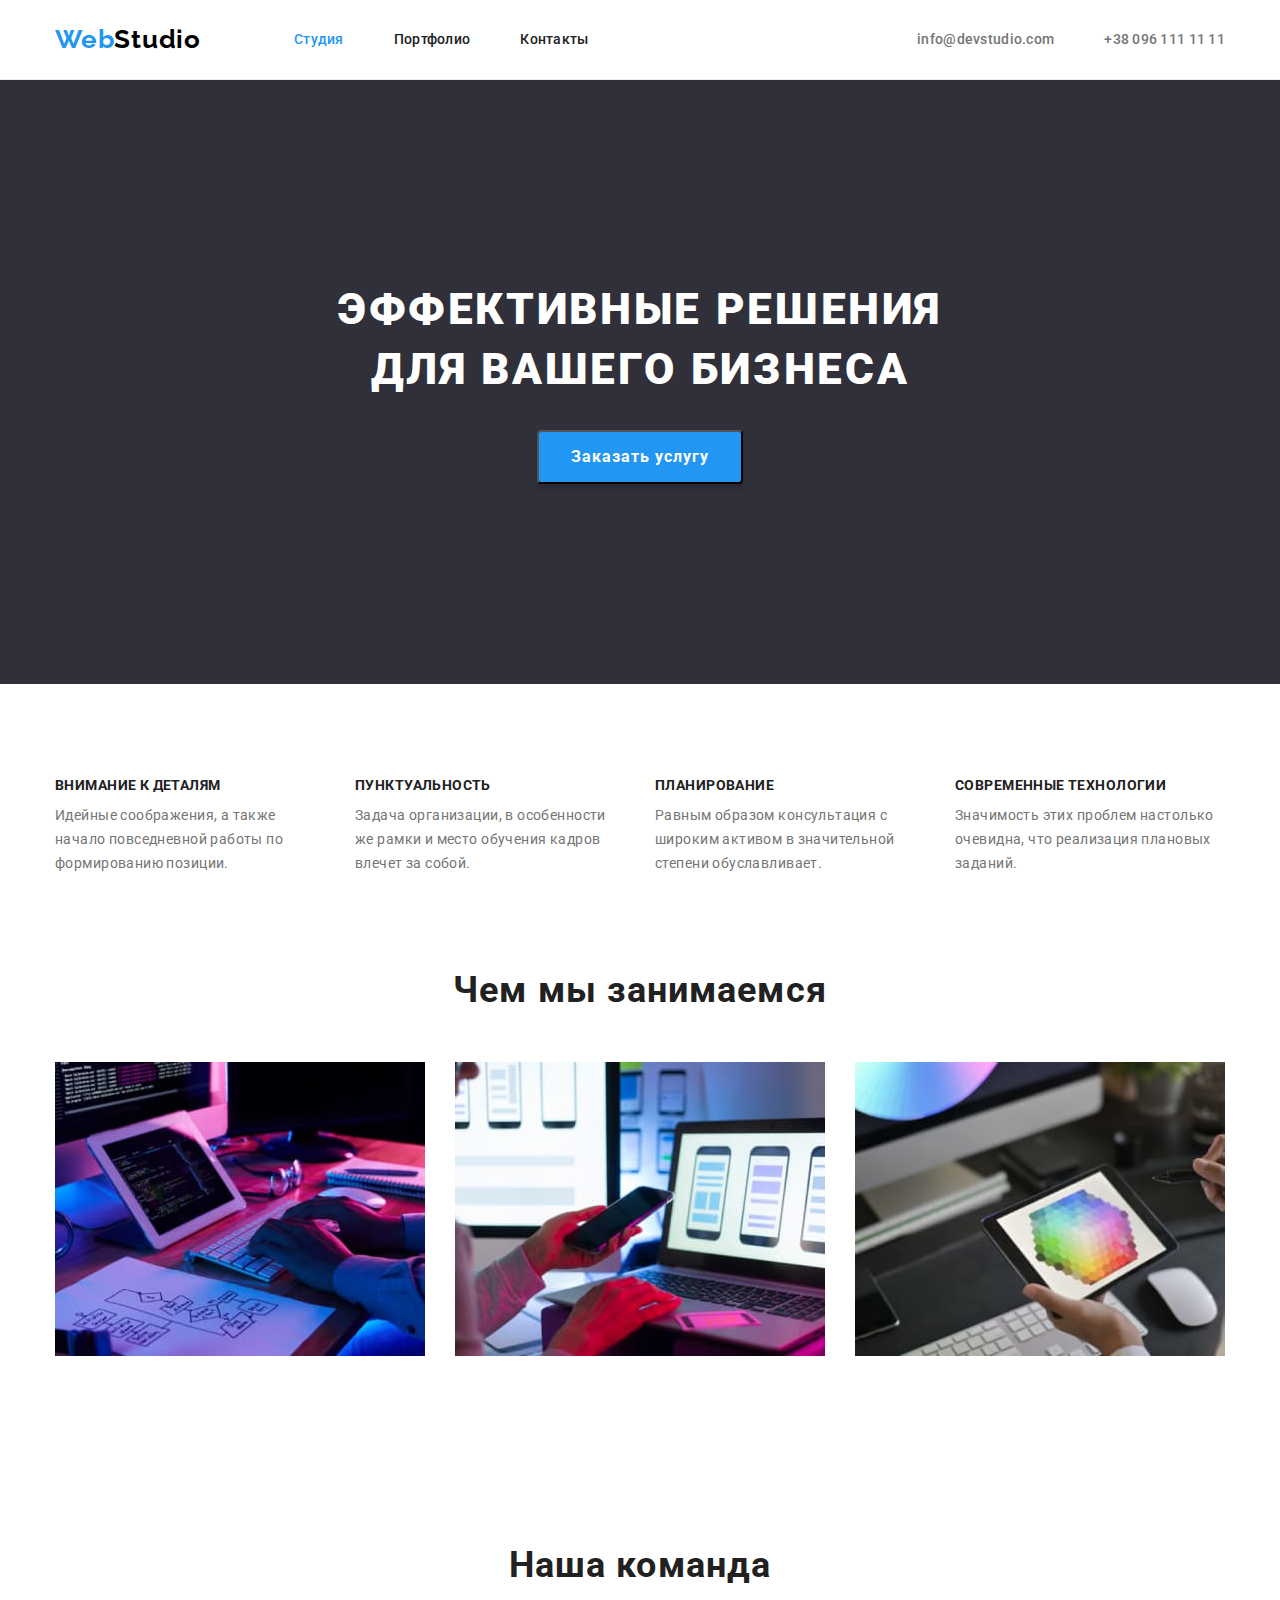
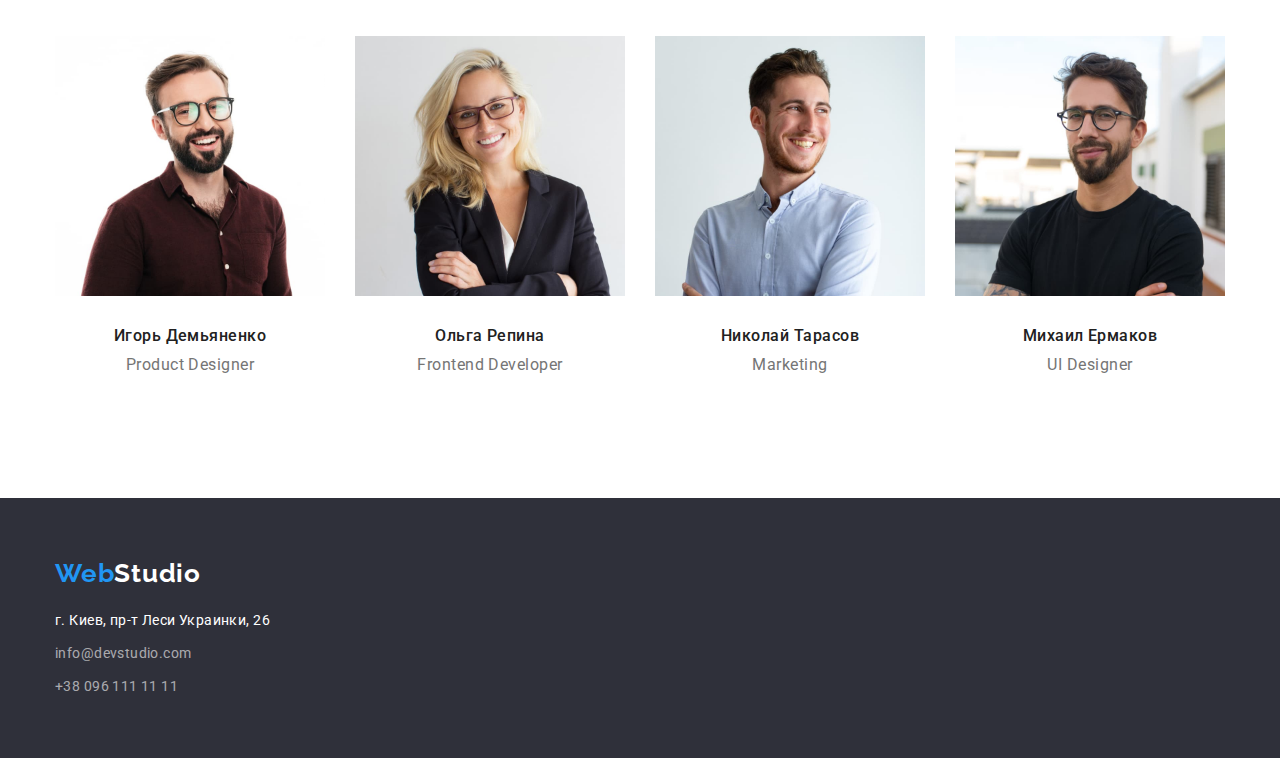
<file: index.html>
<!DOCTYPE html>
<html lang="ru">
  <head>
    <meta charset="UTF-8" />
    <meta http-equiv="X-UA-Compatible" content="IE=edge" />
    <meta name="viewport" content="width=device-width, initial-scale=1.0" />
    <title>WebStudio</title>
    <link
      rel="stylesheet"
      href="https://cdn.jsdelivr.net/npm/modern-normalize@1.1.0/modern-normalize.min.css"
    />
    <link rel="preconnect" href="https://fonts.googleapis.com" />
    <link rel="preconnect" href="https://fonts.gstatic.com" crossorigin />
    <link
      href="https://fonts.googleapis.com/css2?family=Raleway:wght@700&family=Roboto:wght@400;500;700;900&display=swap"
      rel="stylesheet"
    />
    <link rel="stylesheet" href="./css/styles.css" />
  </head>
  <body>
    <!-- HEADER -->
    <header class="header">
      <div class="container header-container">
        <nav class="page-nav">
          <a class="logo-link link" href=""
            ><span class="first-logo-word">Web</span
            ><span class="second-logo-word">Studio</span></a
          >
          <ul class="menu list">
            <li class="menu-item">
              <a class="menu-link link current" href="">Студия</a>
            </li>
            <li class="menu-item">
              <a class="menu-link link" href="./portfolio.html">Портфолио</a>
            </li>
            <li class="menu-item">
              <a class="menu-link link" href="">Контакты</a>
            </li>
          </ul>
        </nav>
        <ul class="contact-list list">
          <li>
            <a class="e-mail link" href="mailto:info@devstudio.com"
              >info@devstudio.com</a
            >
          </li>
          <li>
            <a class="phone-number link" href="tel:+380961111111"
              >+38 096 111 11 11</a
            >
          </li>
        </ul>
      </div>
    </header>
    <main>
      <!-- HERO -->
      <section class="hero section">
        <div class="container">
          <h1 class="main-title">
            Эффективные решения для вашего бизнеса
          </h1>
          <button class="modal-btn" type="button">Заказать услугу</button>
        </div>
      </section>
      <!-- Main principles of bussiness -->
      <section class="section principles-section">
        <div class="container">
          <h2 class="hidden-title">Принципы нашей работы</h2>
          <ul class="principles-list list">
            <li class="principles-list-item">
              <h3 class="internal-block-title">Внимание к деталям</h3>
              <p class="internal-block-text">
                Идейные соображения, а также начало повседневной работы по
                формированию позиции.
              </p>
            </li>
            <li class="principles-list-item">
              <h3 class="internal-block-title">Пунктуальность</h3>
              <p class="internal-block-text">
                Задача организации, в особенности же рамки и место обучения
                кадров влечет за собой.
              </p>
            </li>
            <li class="principles-list-item">
              <h3 class="internal-block-title">Планирование</h3>
              <p class="internal-block-text">
                Равным образом консультация с широким активом в значительной
                степени обуславливает.
              </p>
            </li>
            <li class="principles-list-item">
              <h3 class="internal-block-title">Современные технологии</h3>
              <p class="internal-block-text">
                Значимость этих проблем настолько очевидна, что реализация
                плановых заданий.
              </p>
            </li>
          </ul>
        </div>
      </section>
      <!-- Types of services -->
      <section class="section">
        <div class="container">
          <h2 class="section-title">Чем мы занимаемся</h2>
          <ul class="services-list list">
            <li class="services-list-item">
              <a class="services-item-link link" href=""
                ><img
                  src="./images/image1.jpg"
                  alt="человек печатает на клавиатуре, изображение выводится на экран"
                  width="370"
                  height="294"
              /></a>
            </li>
            <li class="services-list-item">
              <a class="services-item-link link" href=""
                ><img
                  src="./images/image2.jpg"
                  alt="человек работает со смартфоном перед ноутбуком"
                  width="370"
                  height="294"
              /></a>
            </li>
            <li class="services-list-item">
              <a class="services-item-link link" href=""
                ><img
                  src="./images/image3.jpg"
                  alt="человек работает с цветами изображения"
                  width="370"
                  height="294"
              /></a>
            </li>
          </ul>
        </div>
      </section>
      <!-- Employees -->
      <section class="section">
        <div class="container">
          <h2 class="section-title">Наша команда</h2>
          <ul class="employees-list list">
            <li class="employee">
              <img
                class="employee-photo"
                src="./images/employees/ihordemyanenko.jpg"
                alt="фотография работника, мужчина"
                width="270"
                height="260"
              />
              <div class="employee-description">
                <h3 class="employee-name">Игорь Демьяненко</h3>
                <p class="employee-working-department" lang="en">
                  Product Designer
                </p>
              </div>
            </li>
            <li class="employee">
              <img
                class="employee-photo"
                src="./images/employees/olharepina.jpg"
                alt="фотография работника, женщина"
                width="270"
                height="260"
              />
              <div class="employee-description">
                <h3 class="employee-name">Ольга Репина</h3>
                <p class="employee-working-department" lang="en">
                  Frontend Developer
                </p>
              </div>
            </li>
            <li class="employee">
              <img
                class="employee-photo"
                src="./images/employees/nikolaitarasov.jpg"
                alt="фотография работника, мужчина"
                width="270"
                height="260"
              />
              <div class="employee-description">
                <h3 class="employee-name">Николай Тарасов</h3>
                <p class="employee-working-department" lang="en">Marketing</p>
              </div>
            </li>
            <li class="employee">
              <img
                class="employee-photo"
                src="./images/employees/mihailermakov.jpg"
                alt="фотография работника, мужчина"
                width="270"
                height="260"
              />
              <div class="employee-description">
                <h3 class="employee-name">Михаил Ермаков</h3>
                <p class="employee-working-department" lang="en">UI Designer</p>
              </div>
            </li>
          </ul>
        </div>
      </section>
    </main>
    <footer class="footer">
      <div class="container">
        <a class="logo-link footer-logo-link link" href=""
          ><span class="first-logo-word">Web</span
          ><span class="second-logo-word-footer">Studio</span></a
        >
        <address class="adress">
          <a
            class="adress-link link"
            href="https://goo.gl/maps/SuCuxpFkc1anFY9j8"
            target="_blank"
            rel="noopener norefferer"
          >
            г. Киев, пр-т Леси Украинки, 26</a
          >
          <a class="e-mail-footer link" href="mailto:info@devstudio.com"
            >info@devstudio.com</a
          >
          <a class="phone-number-footer link" href="tel:+380961111111"
            >+38 096 111 11 11</a
          >
        </address>
      </div>
    </footer>
  </body>
</html>
</file>
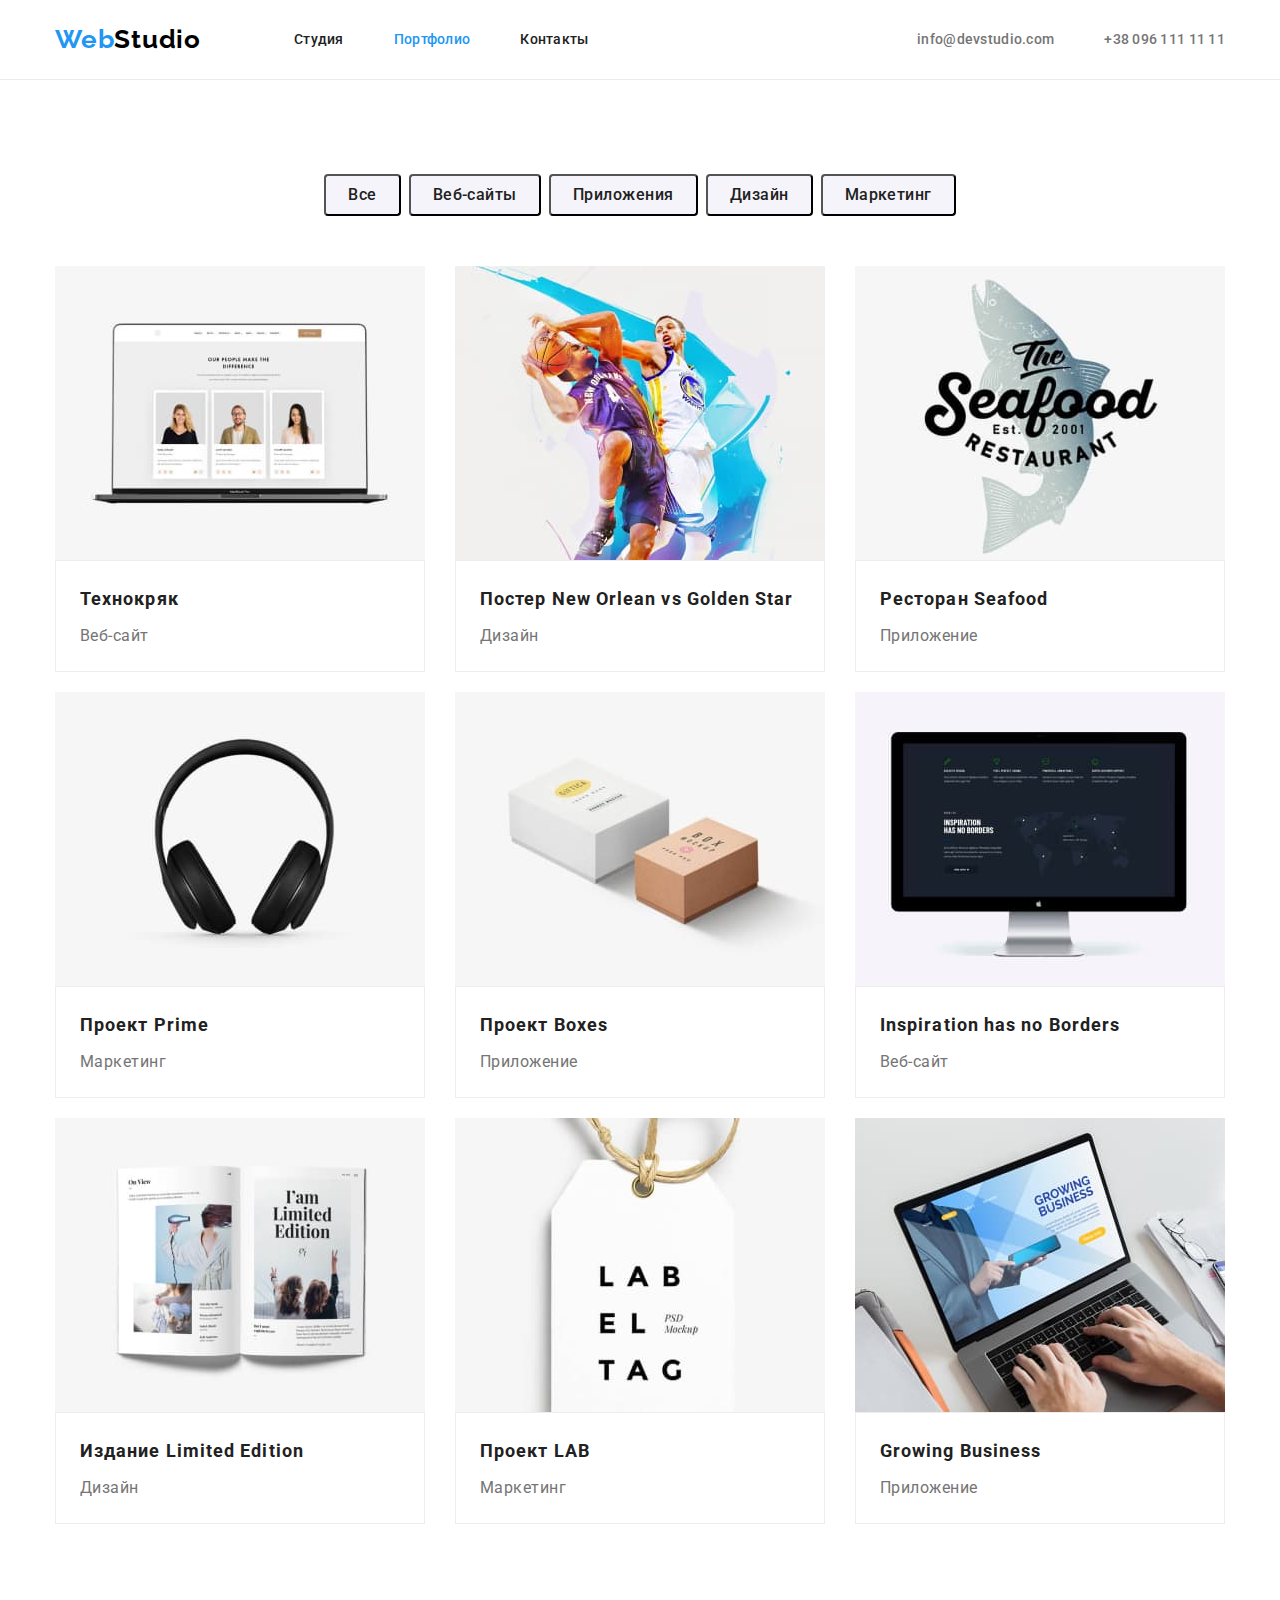
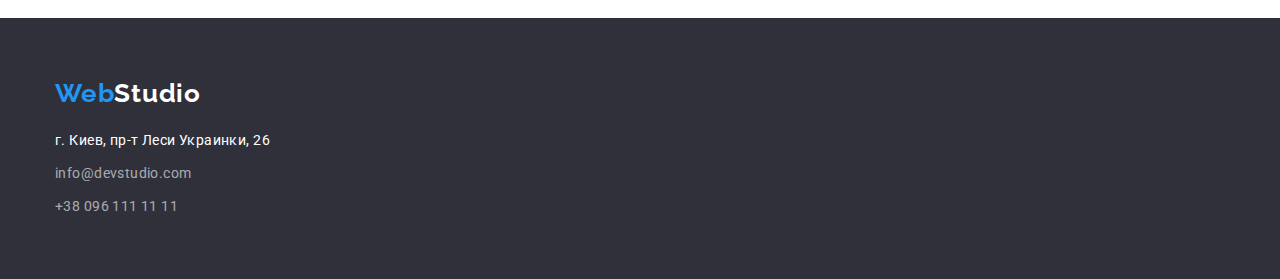
<file: portfolio.html>
<!DOCTYPE html>
<html lang="ru">
  <head>
    <meta charset="UTF-8" />
    <meta http-equiv="X-UA-Compatible" content="IE=edge" />
    <meta name="viewport" content="width=device-width, initial-scale=1.0" />
    <title>WebStudio</title>
    <link
      rel="stylesheet"
      href="https://cdn.jsdelivr.net/npm/modern-normalize@1.1.0/modern-normalize.min.css"
    />
    <link rel="preconnect" href="https://fonts.googleapis.com" />
    <link rel="preconnect" href="https://fonts.gstatic.com" crossorigin />
    <link
      href="https://fonts.googleapis.com/css2?family=Raleway:wght@700&family=Roboto:wght@400;500;700;900&display=swap"
      rel="stylesheet"
    />
    <link rel="stylesheet" href="./css/styles.css" />
  </head>
  <body>
    <!-- HEADER -->
    <header class="header">
      <div class="container header-container">
        <nav class="page-nav">
          <a class="logo-link link" href=""
            ><span class="first-logo-word">Web</span
            ><span class="second-logo-word">Studio</span></a
          >
          <ul class="menu list">
            <li class="menu-item">
              <a class="menu-link link" href="./index.html">Студия</a>
            </li>
            <li class="menu-item">
              <a class="menu-link link current" href="">Портфолио</a>
            </li>
            <li class="menu-item">
              <a class="menu-link link" href="">Контакты</a>
            </li>
          </ul>
        </nav>
        <ul class="contact-list list">
          <li>
            <a class="e-mail link" href="mailto:info@devstudio.com"
              >info@devstudio.com</a
            >
          </li>
          <li>
            <a class="phone-number link" href="tel:+380961111111"
              >+38 096 111 11 11</a
            >
          </li>
        </ul>
      </div>
    </header>
    <main>
      <!-- PORTFOLIO-PAGE -->
      <section class="section">
        <div class="container">
          <h1 class="hidden-title">Портфолио работ</h1>
          <ul class="portfolio-menu list">
            <li class="portfolio-btn">
              <button class="portfolio-menu-btn" type="button">Все</button>
            </li>
            <li class="portfolio-btn">
              <button class="portfolio-menu-btn" type="button">
                Веб-сайты
              </button>
            </li>
            <li class="portfolio-btn">
              <button class="portfolio-menu-btn" type="button">
                Приложения
              </button>
            </li>
            <li class="portfolio-btn">
              <button class="portfolio-menu-btn" type="button">Дизайн</button>
            </li>
            <li class="portfolio-btn">
              <button class="portfolio-menu-btn" type="button">
                Маркетинг
              </button>
            </li>
          </ul>
          <ul class="portfolio-list list">
            <li class="portfolio-list-item">
              <a class="portfolio-item-link link" href="">
                <img
                  src="./images/portfolio/main-studio-pict.jpg"
                  alt="начальная рабочая страница веб-студии"
                  width="370"
                  height="294"
                />
              </a>
              <div class="portfolio-description">
                <h2 class="portfolio-item-title">Технокряк</h2>
                <p class="portfolio-item-text">Веб-сайт</p>
              </div>
            </li>
            <li class="portfolio-list-item">
              <a class="portfolio-item-link link" href="">
                <img
                  src="./images/portfolio/new-orlean-vs-golden-star.jpg"
                  alt="два мужчины играют в баскетбол"
                  width="370"
                  height="294"
                />
              </a>
              <div class="portfolio-description">
                <h2 class="portfolio-item-title">
                  Постер New Orlean vs Golden Star
                </h2>
                <p class="portfolio-item-text">Дизайн</p>
              </div>
            </li>
            <li class="portfolio-list-item">
              <a class="portfolio-item-link link" href="">
                <img
                  src="./images/portfolio/seafood.jpg"
                  alt="табличка с надписью
            ресторан морепродуктов, дата основания 2001 год"
                  width="370"
                  height="294"
                />
              </a>
              <div class="portfolio-description">
                <h2 class="portfolio-item-title">Ресторан Seafood</h2>
                <p class="portfolio-item-text">Приложение</p>
              </div>
            </li>
            <li class="portfolio-list-item">
              <a class="portfolio-item-link link" href="">
                <img
                  src="./images/portfolio/prime.jpg"
                  alt="наушники"
                  width="370"
                  height="294"
                />
              </a>
              <div class="portfolio-description">
                <h2 class="portfolio-item-title">Проект Prime</h2>
                <p class="portfolio-item-text">Маркетинг</p>
              </div>
            </li>
            <li class="portfolio-list-item">
              <a class="portfolio-item-link link" href="">
                <img
                  src="./images/portfolio/boxes.jpg"
                  alt="две коробки"
                  width="370"
                  height="294"
                />
              </a>
              <div class="portfolio-description">
                <h2 class="portfolio-item-title">Проект Boxes</h2>
                <p class="portfolio-item-text">Приложение</p>
              </div>
            </li>
            <li class="portfolio-list-item">
              <a class="portfolio-item-link link" href="">
                <img
                  src="./images/portfolio/inspiration-has-no-borders.jpg"
                  alt="монитор компьютера"
                  width="370"
                  height="294"
                />
              </a>
              <div class="portfolio-description">
                <h2 class="portfolio-item-title" lang="en">
                  Inspiration has no Borders
                </h2>
                <p class="portfolio-item-text">Веб-сайт</p>
              </div>
            </li>
            <li class="portfolio-list-item">
              <a class="portfolio-item-link link" href="">
                <img
                  src="./images/portfolio/limited-edition.jpg"
                  alt="разворот печатного журнала"
                  width="370"
                  height="294"
                />
              </a>
              <div class="portfolio-description">
                <h2 class="portfolio-item-title">Издание Limited Edition</h2>
                <p class="portfolio-item-text">Дизайн</p>
              </div>
            </li>
            <li class="portfolio-list-item">
              <a class="portfolio-item-link link" href="">
                <img
                  src="./images/portfolio/lab.jpg"
                  alt=" стилизованные английские буквы J S N L A B E L T A G"
                  width="370"
                  height="294"
                />
              </a>
              <div class="portfolio-description">
                <h2 class="portfolio-item-title">Проект LAB</h2>
                <p class="portfolio-item-text">Маркетинг</p>
              </div>
            </li>
            <li class="portfolio-list-item">
              <a class="portfolio-item-link link" href="">
                <img
                  src="./images/portfolio/growing-business.jpg"
                  alt="человек работает за ПК"
                  width="370"
                  height="294"
                />
              </a>
              <div class="portfolio-description">
                <h2 class="portfolio-item-title" lang="en">Growing Business</h2>
                <p class="portfolio-item-text">Приложение</p>
              </div>
            </li>
          </ul>
        </div>
      </section>
    </main>
    <!-- FOOTER -->
    <footer class="footer">
      <div class="container">
        <a class="logo-link footer-logo-link link" href=""
          ><span class="first-logo-word">Web</span
          ><span class="second-logo-word-footer">Studio</span></a
        >
        <address class="adress">
          <a
            class="adress-link link"
            href="https://goo.gl/maps/SuCuxpFkc1anFY9j8"
            target="_blank"
            rel="noopener norefferer"
          >
            г. Киев, пр-т Леси Украинки, 26</a
          >
          <a class="e-mail-footer link" href="mailto:info@devstudio.com"
            >info@devstudio.com</a
          >
          <a class="phone-number-footer link" href="tel:+380961111111"
            >+38 096 111 11 11</a
          >
        </address>
      </div>
    </footer>
  </body>
</html>
</file>
<file: css/styles.css>
:root {
    --accent-color: #2196F3;
    --block-text-color: #757575;
}

h1,
h2,
h3,
h4,
p {
    margin-top: 0;
    margin-bottom: 0;
}

ul,
ol {
    margin-top: 0;
    margin-bottom: 0;
    padding-left: 0;
}

img {
    display: block;
}

button {
    cursor: pointer;
}

.list {
    list-style: none;
}

.link {
    text-decoration: none;
}

body {
    font-family: 'Roboto', sans-serif;
    color: #212121;
}

button {
    font-family: inherit;
}

/*=============<COMPONENTS>============ */

.section-title {
    font-weight: 700;
    font-size: 36px;
    line-height: 1.17;
    text-align: center;
    letter-spacing: 0.03em;
    margin-bottom: 50px;
}

.hidden-title {
    position: absolute;
    width: 1px;
    height: 1px;
    margin: -1px;
    border: 0;
    padding: 0;
    white-space: nowrap;
    clip-path: inset(100%);
    clip: rect(0 0 0 0);
    overflow: hidden;
}

.container {
    width: 1200px;
    margin-left: auto;
    margin-right: auto;
    padding-left: 15px;
    padding-right: 15px;
}

.section {
    padding-top: 94px;
    padding-bottom: 94px;
}

/*=============</COMPONENTS>============ */

/* =============<HEADER>================ */
.header {
    padding-top: 24px;
    padding-bottom: 24px;
    border-bottom: 1px solid #ECECEC;
}

.header-container {
    display: flex;
    align-items: center;
    justify-content: space-between;
}

.page-nav {
    display: flex;
    align-items: center;
}

.logo-link {
    font-family: 'Raleway', sans-serif;
    font-weight: 700;
    font-size: 26px;
    line-height: 1.19;
    letter-spacing: 0.03em;
    margin-right: 93px;
}

.first-logo-word {
    color: #2196F3;
}

.second-logo-word {
    color: #000000;
}

.menu {
    display: flex;
}

.menu-item:not(:last-child) {
    margin-right: 50px;
}

.menu-link {
    font-weight: 500;
    font-size: 14px;
    line-height: 1.14;
    letter-spacing: 0.02em;
    color: inherit;
}

.menu-link:hover,
.menu-link:focus {
    color: var(--accent-color);
}

.current {
    color: var(--accent-color);
}

.contact-list {
    display: flex;
}

.e-mail,
.phone-number {
    font-weight: 500;
    font-size: 14px;
    line-height: 1.14;
    letter-spacing: 0.02em;
    color: #757575;
}

.e-mail:hover,
.e-mail:focus {
    color: var(--accent-color);
}

.e-mail {
    margin-right: 50px;
}

.phone-number:hover,
.phone-number:focus {
    color: var(--accent-color);
}

/* =============</HEADER>================ */

/* =============<HERO>=================== */
.hero {
    background-color: #2F303A;
    text-align: center;
    padding-top: 200px;
    padding-bottom: 200px;
}

.main-title {
    width: 700px;
    margin-bottom: 30px;
    margin-right: auto;
    margin-left: auto;
    font-weight: 900;
    font-size: 44px;
    line-height: 1.36;
    letter-spacing: 0.06em;
    text-transform: uppercase;
    color: #FFFFFF;
}

.modal-btn {
    display: inline-block;
    min-width: 152px;
    padding-top: 10px;
    padding-bottom: 10px;
    padding-left: 32px;
    padding-right: 32px;
    font-weight: 700;
    font-size: 16px;
    line-height: 1.88;
    text-align: center;
    letter-spacing: 0.06em;
    color: #FFFFFF;
    background: #2196F3;
    box-shadow: 0px 4px 4px rgba(0, 0, 0, 0.15);
    border-radius: 4px;
}

.modal-btn:hover,
.modal-btn:focus {
    background: #188CE8;
}

/* =============</HERO>================== */

/* =============<Main principles of bussiness>====== */
.principles-section{
    padding-bottom: 0px;
}

.principles-list {
    display: flex;
    gap: 30px;
}
.principles-list-item{
    width: 270px;
}

.internal-block-title {
    font-weight: 700;
    font-size: 14px;
    line-height: 1.14;
    letter-spacing: 0.03em;
    text-transform: uppercase;
    margin-bottom: 10px;
}

.internal-block-text {
    font-weight: 400;
    font-size: 14px;
    line-height: 1.71;
    letter-spacing: 0.03em;
    color: var(--block-text-color);
}

/* =============</Main principles of bussiness>====== */

/* ==============<Types of services>================ */
.services-list {
    display: flex;
    gap: 30px;
}

.services-list-item {
    flex-basis: calc((100%-60px)/3);
}

/* ==============</Types of services>================ */

/* ==============<Employees>========================= */
.employees-list {
    display: flex;
    gap: 30px;
}

.employee {
    flex-basis: calc((100%-90px)/4);
}
.employee-description{
    padding-top: 30px;
    padding-bottom: 30px;
}
.employee-name {
    font-weight: 500;
    font-size: 16px;
    line-height: 1.19;
    text-align: center;
    letter-spacing: 0.03em;
    margin-bottom: 10px;
}

.employee-working-department {
    font-weight: 400;
    font-size: 16px;
    line-height: 1.19;
    text-align: center;
    letter-spacing: 0.03em;
    color: var(--block-text-color);
}

/* ==============</Employees>========================= */

/* =================<FOOTER>========================= */
.footer {
    padding-top: 60px;
    padding-bottom: 60px;
    background: #2F303A;
}

.footer-logo-link {
    display: inline-block;
    margin-bottom: 20px;
    margin-right: 0px;
}

.second-logo-word-footer {
    color:
        #FFFFFF;
}

.adress {
    display: flex;
    flex-direction: column;
}

.adress-link {
    margin-bottom: 9px;
    font-style: normal;
    font-weight: 400;
    font-size: 14px;
    line-height: 1.71;
    letter-spacing: 0.03em;
    color: #FFFFFF;
}

.e-mail-footer {
    margin-bottom: 9px;
}

.e-mail-footer,
.phone-number-footer {
    font-style: normal;
    font-weight: 400;
    font-size: 14px;
    line-height: 1.71;
    letter-spacing: 0.03em;
    color: rgba(255, 255, 255, 0.6);
}

.adress-link:hover,
.e-mail-footer:hover,
.phone-number-footer:hover,
.adress-link:focus,
.e-mail-footer:focus,
.phone-number-footer:focus {
    color: var(--accent-color);
}

/* =================</FOOTER>========================= */

/* ==================<PORTFOLIO-PAGE>================= */
.portfolio-menu {
    display: flex;
    margin-bottom: 50px;
    justify-content: center;
}

.portfolio-btn:not(:last-child) {
    margin-right: 8px;
}

.portfolio-menu-btn {
    min-width: 73px;
    padding-top: 6px;
    padding-bottom: 6px;
    padding-left: 22px;
    padding-right: 22px;
    font-weight: 500;
    font-size: 16px;
    line-height: 1.62;
    text-align: center;
    letter-spacing: 0.03em;
    color: inherit;
    background: #F5F4FA;
    border-radius: 4px;
}

.portfolio-menu-btn:hover,
.portfolio-menu-btn:focus {
    color: #FFFFFF;
    background: #2196F3;
    box-shadow: 0px 3px 1px rgba(0, 0, 0, 0.1), 0px 1px 2px rgba(0, 0, 0, 0.08), 0px 2px 2px rgba(0, 0, 0, 0.12);
}

.portfolio-list {
    display: flex;
    flex-wrap: wrap;
}

.portfolio-list-item {
    flex-basis: calc((100% - 60px) / 3);
}

.portfolio-list-item:not(:nth-child(3n)) {
    margin-right: 30px;
}

.portfolio-list-item:not(:nth-last-child(-n + 3)) {
    margin-bottom: 20px;
}

.portfolio-description {
    border: 1px solid #EEEEEE;
    padding-top: 20px;
    padding-right: 24px;
    padding-bottom: 20px;
    padding-left: 24px;
}

.portfolio-item-title {
    margin-bottom: 4px;
    font-weight: 700;
    font-size: 18px;
    line-height: 2;
    letter-spacing: 0.06em;
}

.portfolio-item-text {
    font-weight: 400;
    font-size: 16px;
    line-height: 1.88;
    letter-spacing: 0.03em;
    color: var(--block-text-color);
}

/* ==================</PORTFOLIO-PAGE>================= */
</file>
